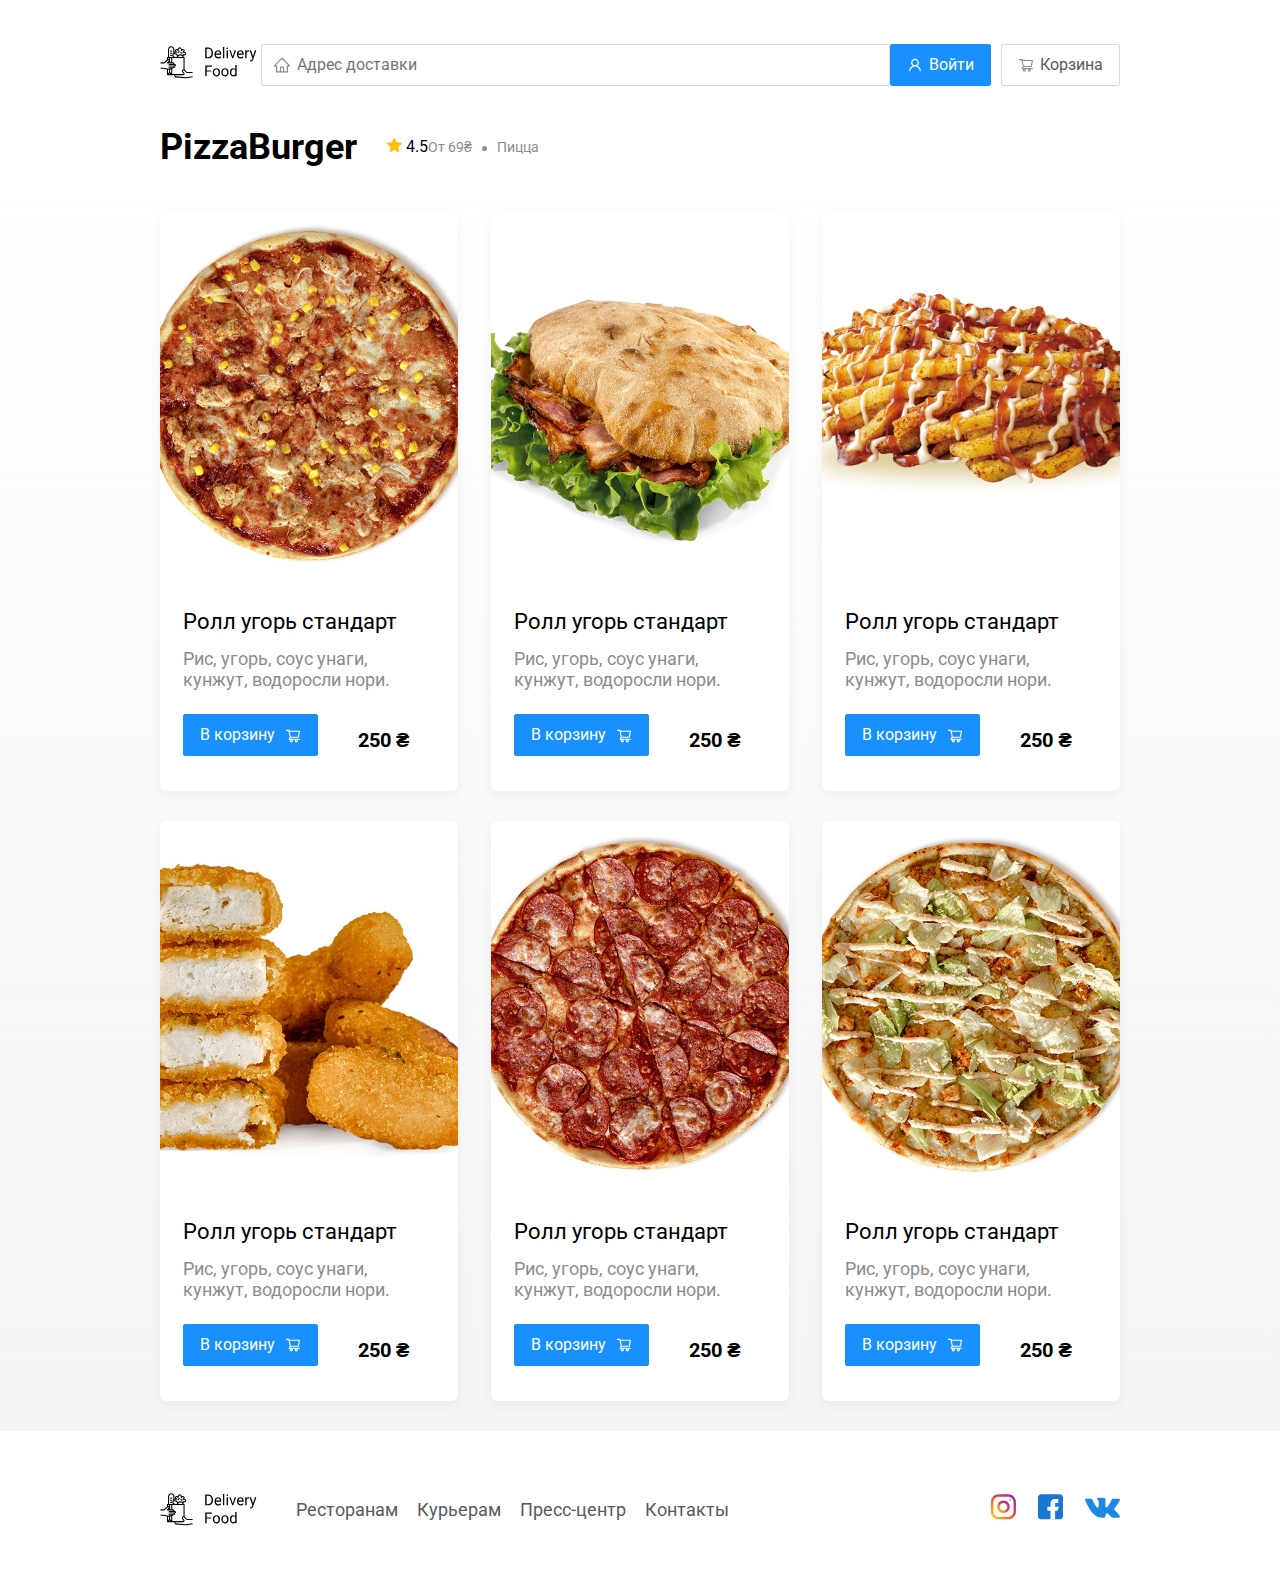
<file: restauran.html>
<!DOCTYPE html>
<html lang="ru">
<head>
    <meta charset="UTF-8">
    <meta name="viewport" content="width=device-width, initial-scale=1.0">
    <title>Delivery Food - доставка еды на дом</title>
    <link href="https://fonts.googleapis.com/css?family=Roboto:400,700&display=swap&subset=cyrillic" rel="stylesheet" />
    <link rel="stylesheet" href="css/normalize.css" />
    <link rel="stylesheet" href="css/animate.min.css" />
    <link rel="stylesheet" href="css/style.css" />
   
</head> 
<body> 
    <div class="container"> 
        <header class="header"> 
            <a href="index.html" class="logo">   
                <img src="img/logo.svg" alt="Logo"  /> 
            </a>
            <input type="text" class="input input-address" placeholder="Адрес доставки"/> 
            <div class="buttons"> 
                <button class="button button-primary"> 
                    <img src="img/user.svg" alt="user" class="button-icon"/> 
                    <span class="button-text">Войти</span> 
                </button> 
                <button class="button" id="cart-button"> 
                    <img src="img/shopping-cart.svg" alt="shopping cart" class="button-icon" /> 
                        <span class="button-text">Корзина</span> 
                </button> 
            </div> 
        </header>

    </div> 
    <!-- /.container -->
    <main class="main">
        <div class="container">
           
            <section class="restaurants">
                <div class="section-heading">
                    <h2 class="section-title">PizzaBurger</h2>
                    <div class="card-info">
                        <div class="raiting">
                            <img src="img/rating.svg" alt="raiting" class="raiting-star">
                            4.5</div>
                        <div class="price">От 69₴</div>
                        <div class="category">Пицца</div>
                    </div>
                    <!-- /.card-info -->
                </div>
                <div class="cards">
                    <div class="card wow animate__animated animate__fadeInUp" data-wow-delay="0.2s">
                        <img src="img/pizza1.jpg" alt="image1" class="card-image">
                        <div class="card-text">
                            <div class="card-heading">
                                <h3 class="card-title card-title-reg">Ролл угорь стандарт</h3>
                            </div>
                            <!-- /.card-heading -->
                            <div class="card-info">
                                <div class="ingredients">Рис, угорь, соус унаги, кунжут, водоросли нори.</div>
                            </div>
                            <!-- /.card-info -->
                            <div class="card-buttons">
                                <button class="button button-primary">
                                    <span class="button-card-text">В корзину</span>
                                    <img src="img/shopping-cart2.svg" alt="shopping-card" class="button-card-image">
                                </button>
                                <strong class="card-price-bold">250 ₴</strong>
                            </div>
                            <!-- /.card-buttons -->
                        </div>
                        <!-- /.card-text -->
                    </div>
                    <!-- /.card -->
                
                    <div class="card wow animate__animated animate__fadeInUp" data-wow-delay="0.4s">
                        <img src="img/pita.jpg" alt="image1" class="card-image">
                        <div class="card-text">
                            <div class="card-heading">
                                <h3 class="card-title card-title-reg">Ролл угорь стандарт</h3>
                            </div>
                            <!-- /.card-heading -->
                            <div class="card-info">
                                <div class="ingredients">Рис, угорь, соус унаги, кунжут, водоросли нори.</div>
                            </div>
                            <!-- /.card-info -->
                            <div class="card-buttons">
                                <button class="button button-primary">
                                    <span class="button-card-text">В корзину</span>
                                    <img src="img/shopping-cart2.svg" alt="shopping-card" class="button-card-image">
                                </button>
                                <strong class="card-price-bold">250 ₴</strong>
                            </div>
                            <!-- /.card-buttons -->
                        </div>
                        <!-- /.card-text -->
                    </div>
                    <!-- /.card -->    
    
                    <div class="card wow animate__animated animate__fadeInUp" data-wow-delay="4s">
                        <img src="img/potato.png" alt="image1" class="card-image">
                        <div class="card-text">
                            <div class="card-heading">
                                <h3 class="card-title card-title-reg">Ролл угорь стандарт</h3>
                            </div>
                            <!-- /.card-heading -->
                            <div class="card-info">
                                <div class="ingredients">Рис, угорь, соус унаги, кунжут, водоросли нори.</div>
                            </div>
                            <!-- /.card-info -->
                            <div class="card-buttons">
                                <button class="button button-primary">
                                    <span class="button-card-text">В корзину</span>
                                    <img src="img/shopping-cart2.svg" alt="shopping-card" class="button-card-image">
                                </button>
                                <strong class="card-price-bold">250 ₴</strong>
                            </div>
                            <!-- /.card-buttons -->
                        </div>
                        <!-- /.card-text -->
                    </div>
                    <!-- /.card -->
    
                    <div class="card wow animate__animated animate__fadeInUp" data-wow-delay="6s">
                        <img src="img/nagets.jpg" alt="image1" class="card-image">
                        <div class="card-text">
                            <div class="card-heading">
                                <h3 class="card-title card-title-reg">Ролл угорь стандарт</h3>
                            </div>
                            <!-- /.card-heading -->
                            <div class="card-info">
                                <div class="ingredients">Рис, угорь, соус унаги, кунжут, водоросли нори.</div>
                            </div>
                            <!-- /.card-info -->
                            <div class="card-buttons">
                                <button class="button button-primary">
                                    <span class="button-card-text">В корзину</span>
                                    <img src="img/shopping-cart2.svg" alt="shopping-card" class="button-card-image">
                                </button>
                                <strong class="card-price-bold">250 ₴</strong>
                            </div>
                            <!-- /.card-buttons -->
                        </div>
                        <!-- /.card-text -->
                    </div>
                    <!-- /.card -->
    
                    <div class="card wow animate__animated animate__fadeInUp" data-wow-delay="8s">
                        <img src="img/pizza2.jpg" alt="image1" class="card-image">
                        <div class="card-text">
                            <div class="card-heading">
                                <h3 class="card-title card-title-reg">Ролл угорь стандарт</h3>
                            </div>
                            <!-- /.card-heading -->
                            <div class="card-info">
                                <div class="ingredients">Рис, угорь, соус унаги, кунжут, водоросли нори.</div>
                            </div>
                            <!-- /.card-info -->
                            <div class="card-buttons">
                                <button class="button button-primary">
                                    <span class="button-card-text">В корзину</span>
                                    <img src="img/shopping-cart2.svg" alt="shopping-card" class="button-card-image">
                                </button>
                                <strong class="card-price-bold">250 ₴</strong>
                            </div>
                            <!-- /.card-buttons -->
                        </div>
                        <!-- /.card-text -->
                    </div>
                    <!-- /.card -->
    
                    <div class="card wow animate__animated animate__fadeInUp" data-wow-delay="0.6s">
                        <img src="img/pizza3.jpg" alt="image1" class="card-image">
                        <div class="card-text">
                            <div class="card-heading">
                                <h3 class="card-title card-title-reg">Ролл угорь стандарт</h3>
                            </div>
                            <!-- /.card-heading -->
                            <div class="card-info">
                                <div class="ingredients">Рис, угорь, соус унаги, кунжут, водоросли нори.</div>
                            </div>
                            <!-- /.card-info -->
                            <div class="card-buttons">
                                <button class="button button-primary">
                                    <span class="button-card-text">В корзину</span>
                                    <img src="img/shopping-cart2.svg" alt="shopping-card" class="button-card-image">
                                </button>
                                <strong class="card-price-bold">250 ₴</strong>
                            </div>
                            <!-- /.card-buttons -->
                        </div>
                        <!-- /.card-text -->
                    </div>
                    <!-- /.card -->
                </div>
                <!-- /.Cards -->
            </section>
        </div>
        <!-- /.container -->
    </main>

    <footer class="footer">
        <div class="container">
            <div class="footer-block">
                <img src="img/logo.svg" alt="Logo" class="logo footer-logo">
                <nav class="footer-nav">
                    <a href="#" class="footer-link">Ресторанам</a>
                    <a href="#" class="footer-link">Курьерам</a>
                    <a href="#" class="footer-link">Пресс-центр</a>
                    <a href="#" class="footer-link">Контакты</a>
                </nav>
                <div class="social-links">
                    <a href="#" class="social-link"><img src="img/instagram.svg" alt="instagram"></a>
                    <a href="#" class="social-link"><img src="img/facebook.svg" alt="facebook"></a>
                    <a href="#" class="social-link"><img src="img/vk.svg" alt="vk"></a>
                </div>
            </div>
            <!-- /.footer-block -->
        </div>
    </footer>

    <div class="modal">
        <div class="modal-dialog">
            <div class="modal-header">
                <h3 class="modal-title">Корзина</h3>
                <button class="close">&times;</button>
            </div>
            <div class="modal-body">
                <div class="food-row">
                    <span class="food-name">Ролл угорь стандарт</span>
                    <strong class="food-price">250 ₴</strong>
                    <div class="food-counter">
                        <button class="counter-button">-</button>
                        <span class="counter">1</span>
                        <button class="counter-button">+</button>
                    </div>
                </div>

                <div class="food-row">
                    <span class="food-name">Ролл угорь стандарт</span>
                    <strong class="food-price">250 ₴</strong>
                    <div class="food-counter">
                        <button class="counter-button">-</button>
                        <span class="counter">1</span>
                        <button class="counter-button">+</button>
                    </div>
                </div>

                <div class="food-row">
                    <span class="food-name">Ролл угорь стандарт</span>
                    <strong class="food-price">250 ₴</strong>
                    <div class="food-counter">
                        <button class="counter-button">-</button>
                        <span class="counter">1</span>
                        <button class="counter-button">+</button>
                    </div>
                </div>

                <div class="food-row">
                    <span class="food-name">Ролл угорь стандарт</span>
                    <strong class="food-price">250 ₴</strong>
                    <div class="food-counter">
                        <button class="counter-button">-</button>
                        <span class="counter">1</span>
                        <button class="counter-button">+</button>
                    </div>
                </div>
            </div>
            <div class="modal-footer">
                <span class="modal-pricetag">1250 ₴</span>
                <div class="footer-buttons">
                    <button class="button button-primary">Оформить заказ</button>
                    <button class="button">Отмена</button>
                </div>
            </div>
        </div>
    </div>
    <script src="js/main.js"></script>
    <script src="js/wow.min.js"></script>
</body> 
</html>
</file>
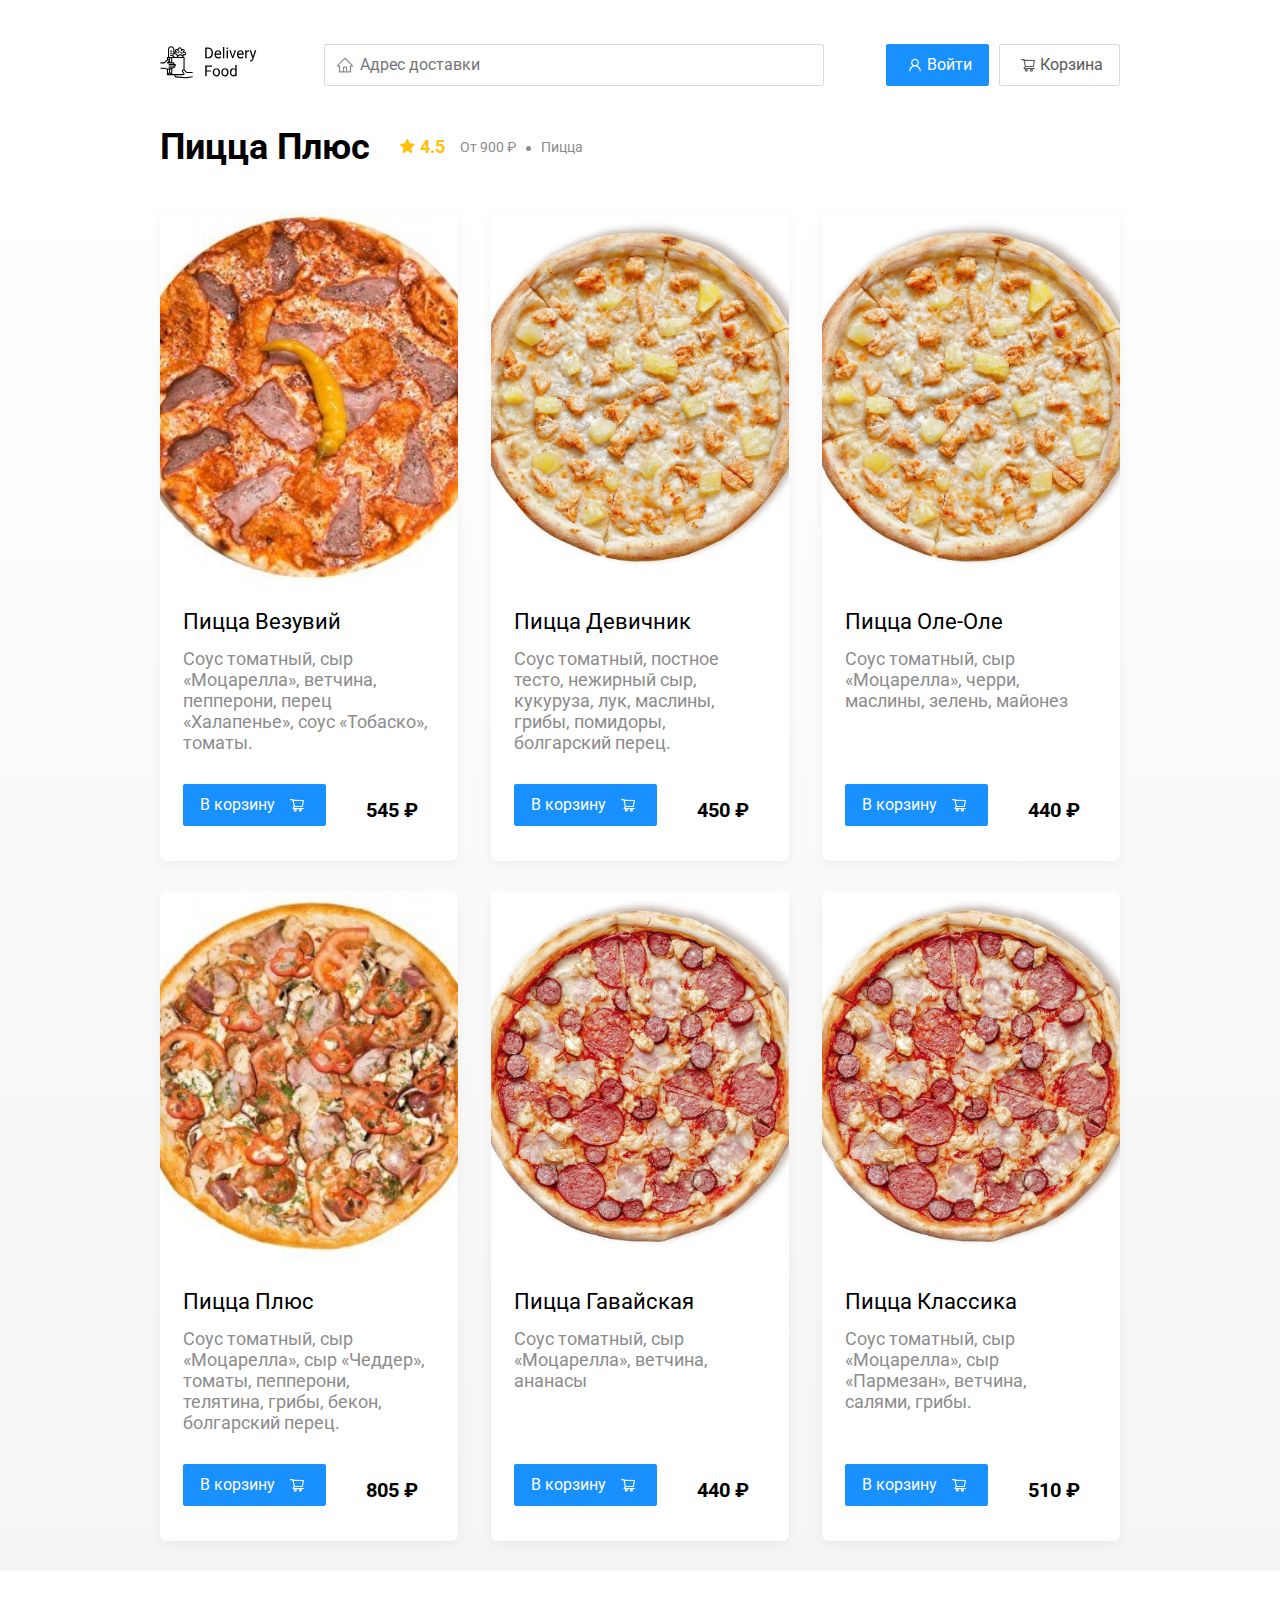
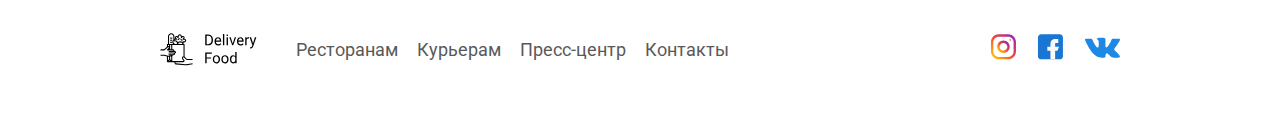
<file: restaurant.html>
<!DOCTYPE html>
<html lang="ru">
<head>
	<meta charset="UTF-8"/>
	<meta name="viewport" content="width=device-width, initial-scale=1.0"/>
	<title>PizzaBurger — доставка еды на дом</title>
	<link
			href="https://fonts.googleapis.com/css?family=Roboto:400,700&display=swap&subset=cyrillic"
			rel="stylesheet"
	/>
	<link rel="stylesheet" href="css/normalize.css"/>
	<link rel="stylesheet" href="css/style.css"/>
</head>
<body>
	<div class="container">
		<header class="header">
			<a href="index.html" class="logo">
				<img src="img/icon/logo.svg" alt="Logo"/>
			</a>
			<label class="address">
				<input type="text" class="input input-address" placeholder="Адрес доставки"/>
			</label>
			<div class="buttons">
				<button class="button button-primary button-auth">
					<span class="button-auth-svg"></span>
					<span class="button-text">Войти</span>
				</button>
				<button class="button" id="cart-button">
					<span class="button-cart-svg"></span>
					<span class="button-text">Корзина</span>
				</button>
			</div>
		</header>
	</div>
	<!-- /.container  -->

	<main class="main">
		<div class="container">
			<section class="menu">
				<div class="section-heading">
					<h2 class="section-title restaurant-title">Пицца Плюс</h2>
					<div class="card-info">
						<div class="rating">
							4.5
						</div>
						<div class="price">От 900 ₽</div>
						<div class="category">Пицца</div>
					</div>
					<!-- /.card-info -->
				</div>
				<div class="cards cards-menu">
					<div class="card">
						<img src="img/pizza-plus/pizza-vesuvius.jpg" alt="image" class="card-image"/>
						<div class="card-text">
							<div class="card-heading">
								<h3 class="card-title card-title-reg">Пицца Везувий</h3>
							</div>
							<!-- /.card-heading -->
							<div class="card-info">
								<div class="ingredients">Соус томатный, сыр «Моцарелла», ветчина, пепперони, перец
								                         «Халапенье», соус «Тобаско», томаты.
								</div>
							</div>
							<!-- /.card-info -->
							<div class="card-buttons">
								<button class="button button-primary button-add-cart">
									<span class="button-card-text">В корзину</span>
									<span class="button-cart-svg"></span>
								</button>
								<strong class="card-price-bold">545 ₽</strong>
							</div>
						</div>
						<!-- /.card-text -->
					</div>
					<!-- /.card -->

					<div class="card">
						<img src="img/pizza-plus/pizza-girls.jpg" alt="image" class="card-image"/>
						<div class="card-text">
							<div class="card-heading">
								<h3 class="card-title card-title-reg">Пицца Девичник</h3>
							</div>
							<!-- /.card-heading -->
							<div class="card-info">
								<div class="ingredients">Соус томатный, постное тесто, нежирный сыр, кукуруза, лук, маслины,
								                         грибы, помидоры, болгарский перец.
								</div>
							</div>
							<!-- /.card-info -->
							<div class="card-buttons">
								<button class="button button-primary button-add-cart">
									<span class="button-card-text">В корзину</span>
									<span class="button-cart-svg"></span>
								</button>
								<strong class="card-price-bold">450 ₽</strong>
							</div>
						</div>
						<!-- /.card-text -->
					</div>
					<!-- /.card -->

					<div class="card">
						<img src="img/pizza-plus/pizza-oleole.jpg" alt="image" class="card-image"/>
						<div class="card-text">
							<div class="card-heading">
								<h3 class="card-title card-title-reg">Пицца Оле-Оле</h3>
							</div>
							<!-- /.card-heading -->
							<div class="card-info">
								<div class="ingredients">Соус томатный, сыр «Моцарелла», черри, маслины, зелень, майонез
								</div>
							</div>
							<!-- /.card-info -->
							<div class="card-buttons">
								<button class="button button-primary button-add-cart">
									<span class="button-card-text">В корзину</span>
									<span class="button-cart-svg"></span>
								</button>
								<strong class="card-price-bold">440 ₽</strong>
							</div>
						</div>
						<!-- /.card-text -->
					</div>
					<!-- /.card -->

					<div class="card">
						<img src="img/pizza-plus/pizza-plus.jpg" alt="image" class="card-image"/>
						<div class="card-text">
							<div class="card-heading">
								<h3 class="card-title card-title-reg">Пицца Плюс</h3>
							</div>
							<!-- /.card-heading -->
							<div class="card-info">
								<div class="ingredients">Соус томатный, сыр «Моцарелла», сыр «Чеддер», томаты, пепперони,
								                         телятина, грибы, бекон, болгарский перец.
								</div>
							</div>
							<!-- /.card-info -->
							<div class="card-buttons">
								<button class="button button-primary button-add-cart">
									<span class="button-card-text">В корзину</span>
									<span class="button-cart-svg"></span>
								</button>
								<strong class="card-price-bold">805 ₽</strong>
							</div>
						</div>
						<!-- /.card-text -->
					</div>
					<!-- /.card -->

					<div class="card">
						<img src="img/pizza-plus/pizza-hawaiian.jpg" alt="image" class="card-image"/>
						<div class="card-text">
							<div class="card-heading">
								<h3 class="card-title card-title-reg">Пицца Гавайская</h3>
							</div>
							<!-- /.card-heading -->
							<div class="card-info">
								<div class="ingredients">Соус томатный, сыр «Моцарелла», ветчина, ананасы</div>
							</div>
							<!-- /.card-info -->
							<div class="card-buttons">
								<button class="button button-primary button-add-cart">
									<span class="button-card-text">В корзину</span>
									<span class="button-cart-svg"></span>
								</button>
								<strong class="card-price-bold">440 ₽</strong>
							</div>
						</div>
						<!-- /.card-text -->
					</div>
					<!-- /.card -->

					<div class="card">
						<img src="img/pizza-plus/pizza-classic.jpg" alt="image" class="card-image"/>
						<div class="card-text">
							<div class="card-heading">
								<h3 class="card-title card-title-reg">Пицца Классика</h3>
							</div>
							<!-- /.card-heading -->
							<div class="card-info">
								<div class="ingredients">Соус томатный, сыр «Моцарелла», сыр «Пармезан», ветчина, салями,
								                         грибы.
								</div>
							</div>
							<!-- /.card-info -->
							<div class="card-buttons">
								<button class="button button-primary button-add-cart">
									<span class="button-card-text">В корзину</span>
									<span class="button-cart-svg"></span>
								</button>
								<strong class="card-price-bold">510 ₽</strong>
							</div>
						</div>
						<!-- /.card-text -->
					</div>
					<!-- /.card -->
				</div>
				<!-- /.cards -->
			</section>
		</div>
		<!-- /.container -->
	</main>

	<footer class="footer">
		<div class="container">
			<div class="footer-block">
				<img src="img/icon/logo.svg" alt="logo" class="logo footer-logo"/>
				<nav class="footer-nav">
					<a href="#" class="footer-link">Ресторанам </a>
					<a href="#" class="footer-link">Курьерам</a>
					<a href="#" class="footer-link">Пресс-центр</a>
					<a href="#" class="footer-link">Контакты</a>
				</nav>
				<div class="social-links">
					<a href="#" class="social-link"><img src="img/social/instagram.svg" alt="instagram"/></a>
					<a href="#" class="social-link"><img src="img/social/fb.svg" alt="facebook"/></a>
					<a href="#" class="social-link"><img src="img/social/vk.svg" alt="vk"/></a>
				</div>
				<!-- /.social-links -->
			</div>
			<!-- /.footer-block -->
		</div>
	</footer>

	<div class="modal modal-cart">
		<div class="modal-dialog">
			<div class="modal-header">
				<h3 class="modal-title">Корзина</h3>
				<button class="close">&times;</button>
			</div>
			<!-- /.modal-header -->
			<div class="modal-body">
				<div class="food-row">
					<span class="food-name">Ролл угорь стандарт</span>
					<strong class="food-price">250 ₽</strong>
					<div class="food-counter">
						<button class="counter-button">-</button>
						<span class="counter">1</span>
						<button class="counter-button">+</button>
					</div>
				</div>
				<!-- /.foods-row -->
				<div class="food-row">
					<span class="food-name">Ролл угорь стандарт</span>
					<strong class="food-price">250 ₽</strong>
					<div class="food-counter">
						<button class="counter-button">-</button>
						<span class="counter">1</span>
						<button class="counter-button">+</button>
					</div>
				</div>
				<!-- /.foods-row -->
				<div class="food-row">
					<span class="food-name">Ролл угорь стандарт</span>
					<strong class="food-price">250 ₽</strong>
					<div class="food-counter">
						<button class="counter-button">-</button>
						<span class="counter">1</span>
						<button class="counter-button">+</button>
					</div>
				</div>
				<!-- /.foods-row -->
				<div class="food-row">
					<span class="food-name">Ролл угорь стандарт</span>
					<strong class="food-price">250 ₽</strong>
					<div class="food-counter">
						<button class="counter-button">-</button>
						<span class="counter">1</span>
						<button class="counter-button">+</button>
					</div>
				</div>
				<!-- /.foods-row -->
			</div>
			<!-- /.modal-body -->
			<div class="modal-footer">
				<span class="modal-pricetag">1250 ₽</span>
				<div class="footer-buttons">
					<button class="button button-primary">Оформить заказ</button>
					<button class="button clear-cart">Отмена</button>
				</div>
			</div>
			<!-- /.modal-footer -->
		</div>
		<!-- /.modal-dialog -->
	</div>


	<script src="js/main.js"></script>
</body>
</html>
</file>
<file: css/style.css>
* {
    box-sizing: border-box;
}

body {
    font-family: "Roboto", sans-serif;
    padding-top: 44px;
}

a,
button {
    cursor: pointer;
    color: inherit;
}

.hide {
    display: none;
}

.container {
    max-width: 1200px;
    margin: auto;
}

.header {
    display: flex;
    align-items: center;
    justify-content: space-between;
    margin-bottom: 40px;
}

.input {
    background-color: #ffffff;
    border: 1px solid #d9d9d9;
    border-radius: 2px;
    font-size: 16px;
    line-height: 24px;
    padding: 8px 8px 8px 35px;
    background-repeat: no-repeat;
    background-position: left 11px center;
}

.address {
    flex: 0.8;
}

.input-address {
    width: 100%;
    background-image: url(../img/icon/home.svg);
}

.search {
    margin-left: auto;
}

.input-search {
    width: 300px;
    background-image: url(../img/icon/search.svg);

}

.buttons {
    display: flex;
    align-items: center;
}

.button {
    display: flex;
    align-items: center;
    padding: 8px 16px;
    background: #ffffff;
    border: 1px solid #d9d9d9;
    box-sizing: border-box;
    box-shadow: 0 0 2px rgba(0, 0, 0, 0.0015);
    border-radius: 2px;
    color: #595959;
    font-size: 16px;
    line-height: 24px;
}

.button:hover {
    background: #1890ff;
    border: 1px solid #1890ff;
    color: #fff;
}


.button-primary {
    background: #1890ff;
    border: 1px solid #1890ff;
    color: #fff;
    margin-right: 10px;
}

.button-primary:hover {
    background: #ffffff;
    border: 1px solid #d9d9d9;
    color: #595959;
}

.button-icon {
    margin-right: 6px;
}

.button-card-text {
    margin-right: 10px;
}

.button-auth {
    background-position: 20px 13px;
}

.button-primary .button-auth-svg {
    width: 24px;
    height: 24px;
    background-color: #fff;
    -webkit-mask: url("../img/icon/user.svg") no-repeat 50% 50%;
    mask: url("../img/icon/user.svg") no-repeat 50% 50%;
    background-repeat: no-repeat;
}

.button-primary:hover .button-auth-svg {
    background-color: #595959;
}

.button .button-cart-svg {
    width: 24px;
    height: 24px;
    background-color: #595959;
    -webkit-mask: url("../img/icon/shopping-cart.svg") no-repeat 50% 50%;
    mask: url("../img/icon/shopping-cart.svg") no-repeat 50% 50%;
    background-repeat: no-repeat;
}

.button-primary .button-cart-svg {
    background-color: #fff;
}

.button:hover .button-cart-svg {
    background-color: #fff;
}

.button-primary:hover .button-cart-svg {
    background-color: #595959;
}

.button-cart {
    display: none;
    margin: 0 5px;
}

.button-out {
    display: none;
    margin: 0 5px;
}

.user-name {
    display: none;
    margin-right: 20px;
    font-weight: bold;
    font-size: 18px;
}



.promo {
    box-shadow: 0px 7px 12px rgba(158, 158, 163, 0.1);
    background: #fff1b8 url(../img/pizza2.png) no-repeat top -40px right -350px / 900px;
    border-radius: 10px;
    padding: 68px 70px;
    margin-bottom: 56px;
}

.promo2 {
    box-shadow: 0px 7px 12px rgba(158, 158, 163, 0.1);
    background: #d2ffff url(../img/potato.png) no-repeat top -150px right -200px / 700px;
    border-radius: 10px;
    padding: 68px 70px;
    margin-bottom: 56px;
}

.promo3 {
    box-shadow: 0px 7px 12px rgba(158, 158, 163, 0.1);
    background: rgb(255, 212, 184) url(../img/nagets.png) no-repeat top -50px right -100px / 700px;
    border-radius: 10px;
    padding: 68px 70px;
    margin-bottom: 56px;
}

.promo4 {
    box-shadow: 0px 7px 12px rgba(158, 158, 163, 0.1);
    background: #e4c2fa url(../img/pita.png) no-repeat top -50px right -100px / 700px;
    border-radius: 10px;
    padding: 68px 70px;
    margin-bottom: 56px;
}

.promo-title {
    font-style: normal;
    font-weight: bold;
    font-size: 39px;
    line-height: 46px;
    color: #302c34;
}

.promo-text {
    font-style: normal;
    font-weight: normal;
    font-size: 24px;
    line-height: 28px;
    color: #302c34;
    max-width: 538px;
}

.main {
    background: linear-gradient(180deg, rgba(245, 245, 245, 0) 1.04%, #f5f5f5 100%);
}

.section-heading {
    display: flex;
    align-items: center;
    margin-bottom: 44px;
}

.section-title {
    font-style: normal;
    font-weight: bold;
    font-size: 36px;
    line-height: 42px;
    margin: 0 30px 0 0;
    color: #000000;
}

.cards {
    display: flex;
    align-items: flex-start;
    justify-content: space-between;
    flex-wrap: wrap;
}

.card {
    background: #ffffff;
    box-shadow: 0 4px 12px rgba(0, 0, 0, 0.05);
    border-radius: 7px;
    overflow: hidden;
    margin-bottom: 30px;
    flex-basis: 31%;
    text-decoration: none;

}

.card-restaurant {
    cursor: pointer
}

.card-image {
    width: 100%;
    height: 370px;
    object-fit: cover;
}


.card-text {
    padding: 20px 23px 35px;
    min-height: 275px;
    display: flex;
    flex-direction: column;
}



.restaurants .card-text {
    min-height: auto;
}

.card-heading {
    display: flex;
    align-items: center;
    justify-content: space-between;
    margin-bottom: 10px;
}

.card-title {
    margin: 0;
    font-style: normal;
    font-weight: bold;
    font-size: 22px;
    line-height: 32px;
}

.card-title-reg {
    font-weight: 400;
}

.card-tag {
    font-style: normal;
    font-weight: normal;
    font-size: 12px;
    line-height: 20px;
    color: #ffffff;
    background: #262626;
    border-radius: 2px;
    padding: 1px 8px;
}

.card-info {
    display: flex;
    align-items: center;
    flex-wrap: wrap;
}

.card-buttons {
    display: flex;
    margin-top: 24px;
    flex-grow: 1;
    align-items: flex-end;
}

.card-price-bold {
    font-weight: bold;
    font-size: 20px;
    line-height: 32px;
    margin-left: 30px;
}

.rating {
    background-image: url("../img/icon/rating.svg");
    background-repeat: no-repeat;
    background-position: 0 7px;
    padding-left: 20px;
    margin-right: 26px;
    color: #ffc107;
    font-weight: bold;
    font-size: 18px;
    line-height: 32px;
}

.price,
.category {
    color: #8c8c8c;
    font-size: 18px;
    line-height: 32px;
}

.price {
    margin-right: 10px;
}

.ingredients {
    color: #8c8c8c;
    font-size: 18px;
    line-height: 21px;
}

.category {
    text-overflow: ellipsis;
    overflow: hidden;
    white-space: nowrap;
    max-width: 150px;
}

.price:after {
    content: "";
    width: 5px;
    height: 5px;
    background-color: #8c8c8c;
    display: inline-block;
    vertical-align: middle;
    border-radius: 50%;
    margin-left: 10px;
}

.footer {
    padding: 60px 0;
}

.footer-block {
    display: flex;
    align-items: center;
    justify-content: space-between;
}

.footer-nav {
    margin-left: 35px;
    margin-right: auto;
}

.footer-link {
    display: inline-block;
    color: #595959;
    font-style: normal;
    font-weight: normal;
    font-size: 18px;
    line-height: 21px;
    text-decoration: none;
}

.footer-link:not(:last-child) {
    margin-right: 15px;
}

.social-links {
    display: flex;
    align-items: center;
}

.social-link:not(:last-child) {
    margin-right: 21px;
}

.modal {
    position: fixed;
    left: 0;
    top: 0;
    width: 100%;
    height: 100%;
    background: rgba(0, 0, 0, 0.4);
    display: none;
    z-index: 999;
}

.modal-auth {
    position: fixed;
    left: 0;
    top: 0;
    width: 100%;
    height: 100%;
    background: rgba(0, 0, 0, 0.4);
    display: none;
    z-index: 999;
}

.is-open {
    display: flex;
}

.modal-dialog {
    max-width: 780px;
    width: 95%;
    background: #ffffff;
    border-radius: 5px;
    margin: auto;
    padding: 40px 45px;
}

.modal-dialog-auth {
    width: auto;
    position: relative;
}

.label-auth {
    display: block;
    margin: 30px;
}

.label-auth span {
    width: 80px;
    display: inline-block;
}

.modal-header {
    display: flex;
    align-items: center;
    justify-content: space-between;
    margin-bottom: 45px;
}

.modal-title {
    margin: 0;
    font-weight: bold;
    font-size: 36px;
    line-height: 42px;
}

.close {
    font-size: 36px;
    border: none;
    background-color: transparent;
}

.close-auth {
    font-size: 36px;
    border: none;
    background-color: transparent;
    position: absolute;
    top: 10px;
    right: 20px;
}

.modal-body {
    margin-bottom: 22px;
}

.food-row {
    display: flex;
    align-items: flex-start;
    justify-content: space-between;
    padding-bottom: 8px;
    border-bottom: 1px solid #d9d9d9;
    margin-bottom: 15px;
}

.food-name {
    font-weight: normal;
    font-size: 18px;
    line-height: 32px;
}

.food-price {
    margin-left: auto;
    margin-right: 47px;
    font-weight: bold;
    font-size: 20px;
    line-height: 32px;
}

.food-counter {
    display: flex;
    align-items: center;
}

.counter-button {
    display: flex;
    align-items: center;
    justify-content: center;
    width: 39px;
    height: 32px;
    background: #ffffff;
    border: 1px solid #40a9ff;
    box-sizing: border-box;
    border-radius: 2px;
    font-weight: normal;
    font-size: 14px;
    line-height: 22px;
    color: #40a9ff;
}

.counter-button:hover {
    background: #40a9ff;
    border: 1px solid #ffffff;
    color: #ffffff;
}

.counter {
    font-size: 16px;
    line-height: 24px;
    margin-left: 10px;
    margin-right: 10px;
}

.modal-footer {
    display: flex;
    align-items: center;
    justify-content: space-between;
}

.modal-auth .modal-footer {
    justify-content: flex-end;
}

.footer-buttons {
    display: flex;
    align-items: center;
}

.modal-pricetag {
    background: #262626;
    border-radius: 5px;
    color: #ffffff;
    padding: 15px 20px;
    font-size: 20px;
    line-height: 23px;
}

@media (max-width: 1366px) {
    .container {
        max-width: 960px;
    }

    .pizza {
        background-position: center right -300px;
        background-size: 750px;
    }


    .kebab {
        background-position: top -5px right -93px;
        background-size: 530px;
    }

    .vegetables {
        background-position: top 0 right -93px;
        background-size: 820px;
    }

    .sushi {
        background-position: center right -90px;
    }

    .rating {
        margin-right: 15px;
    }

    .category,
    .price {
        font-size: 14px;
    }
}

@media (max-width: 992px) {
    .container {
        max-width: 750px;
    }



    .pizza {
        padding: 50px;
        background-size: 500px;
        background-position: center right -200px;
    }


    .kebab {
        background-position: top 55px right -100px;
        background-size: 385px;
    }

    .vegetables {
        background-position: top 0 right -280px;
        background-size: 810px;
    }

    .sushi {
        background-position: top 30px right -175px;
    }



    .promo-text {
        font-size: 18px;
        max-width: 400px;
    }

    .card {
        flex-basis: 49%;
    }

    .footer-link {
        font-size: 16px;
    }
}

@media (max-width: 768px) {
    .container {
        max-width: 560px;
    }

    .card-info {
        flex-wrap: wrap;
    }

    .card .rating {
        flex-basis: 100%;
    }

    .card-title {
        font-size: 18px;
    }

    .card-text {
        min-height: 290px;
    }

    .card-price-bold {
        margin-left: 20px;
    }


    .pizza {
        background-size: 400px;
        background-position: bottom 50px right -200px;
    }


    .kebab {
        background-position: top -5px right -74px;
        background-size: 300px;
    }

    .vegetables {
        background-position: top 0 right -240px;
        background-size: 702px;
    }

    .sushi {
        background-position: top -24px right -75px;
        background-size: 302px;
    }

    .promo-title {
        font-size: 24px;
        line-height: 1.4;
    }

    .promo-text {
        margin-top: 0;
    }
}

@media (max-width: 578px) {
    .container {
        width: 90%;
    }

    .address {
        min-width: 100%;
        order: 1;
    }

    .header {
        flex-wrap: wrap;
    }

    .input-address {
        margin-top: 15px;
        order: 5;
        flex: 1;
    }

    .promo {
        background-image: none;
    }

    .promo-title {
        margin-bottom: 10px;
    }

    .section-title {
        font-size: 20px;
    }

    .card {
        flex-basis: 100%;
    }

    .card-text {
        min-height: auto;
    }

    .card-image {
        width: 100%;
    }

    .footer {
        padding: 30px 0;
    }

    .footer-block {
        align-items: flex-start;
    }

    .footer-nav {
        margin-left: 0;
        margin-right: 0;
        order: 0;
        display: flex;
        flex-direction: column;
    }

    .footer-logo {
        margin-right: 15px;
        order: 1;
    }

    .social-links {
        order: 2;
    }
}

@media (max-width: 480px) {
    .button-text {
        display: none;
    }

    .button-icon {
        margin: 0;
    }

    .user-name {
        margin: 10px;

    }

    .buttons {
        flex-wrap: wrap;
        margin-left: auto;
    }

    .button {
        min-height: 40px;
        padding: 5px 12px;

    }

    .button-out-svg {
        width: 24px;
        height: 24px;
        background-color: #fff;
        -webkit-mask: url(../img/icon/logout.svg) no-repeat 50% 50%;
        mask: url(../img/icon/logout.svg) no-repeat 50% 50%;
        background-repeat: no-repeat;
        -webkit-mask-size: 20px;
        mask-size: 20px;
    }

    .promo {
        padding: 20px;
    }

    .section-heading {
        flex-wrap: wrap;
    }

    .footer-block {
        flex-wrap: wrap;
        flex-direction: column;
        align-items: center;
    }

    .footer-logo {
        order: 0;
        margin-bottom: 20px;
    }

    .footer-nav {
        margin-bottom: 20px;
        text-align: center;
    }

    .footer-link:not(:last-child) {
        margin-right: 0;
    }
}
</file>
